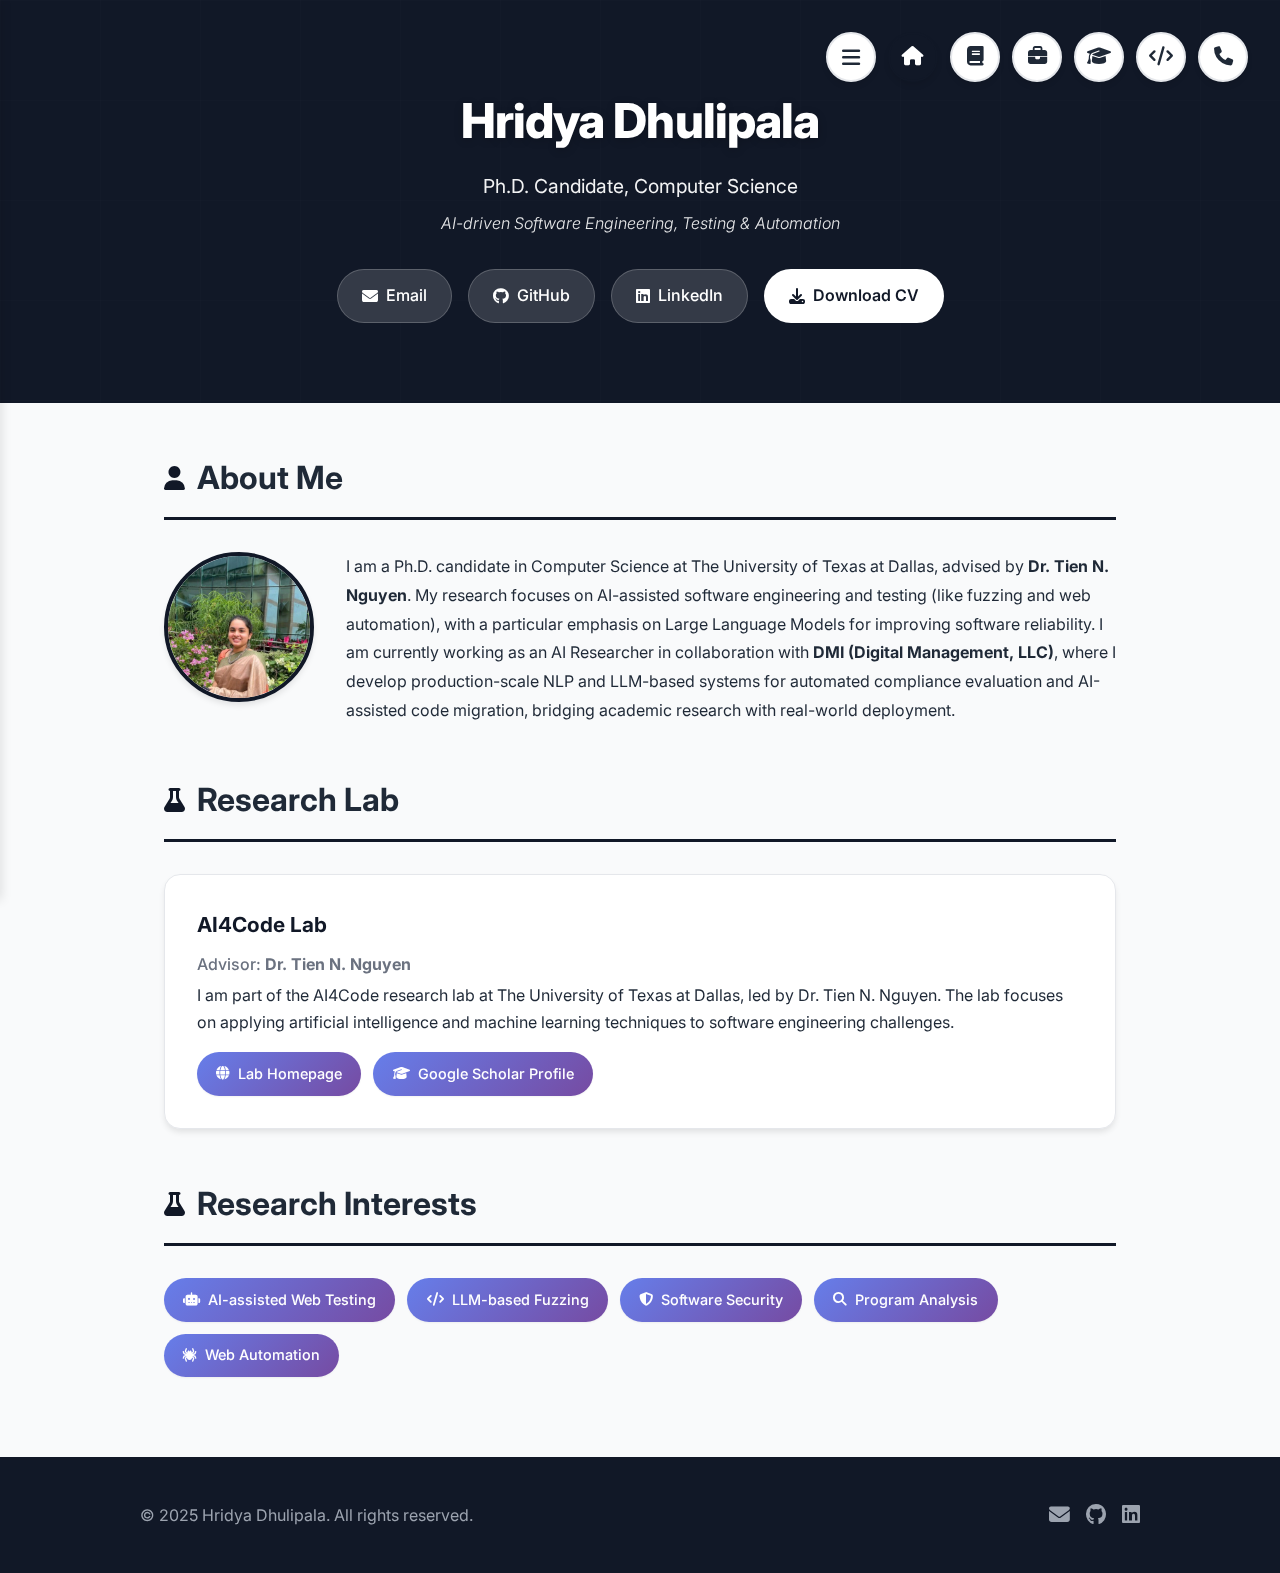
<file: index.html>
<!DOCTYPE html>
<html lang="en">
<head>
  <meta charset="UTF-8">
  <title>Hridya Dhulipala | PhD Candidate</title>
  <meta name="viewport" content="width=device-width, initial-scale=1.0">
  <link rel="stylesheet" href="style.css">
  <link href="https://fonts.googleapis.com/css2?family=Inter:wght@300;400;500;600;700;800&display=swap" rel="stylesheet">
  <link rel="stylesheet" href="https://cdnjs.cloudflare.com/ajax/libs/font-awesome/6.4.0/css/all.min.css">
</head>

<body>

<div class="layout-container">
  <div class="top-nav-buttons">
    <div class="menu-toggle" aria-label="Toggle Menu">
      <i class="fas fa-bars"></i>
    </div>
    <a href="index.html" class="nav-icon-btn active-nav" aria-label="Home" title="Home">
      <i class="fas fa-home"></i>
    </a>
    <a href="publications.html" class="nav-icon-btn" aria-label="Publications" title="Publications">
      <i class="fas fa-book"></i>
    </a>
    <a href="experience.html" class="nav-icon-btn" aria-label="Experience" title="Experience">
      <i class="fas fa-briefcase"></i>
    </a>
    <a href="education.html" class="nav-icon-btn" aria-label="Education" title="Education">
      <i class="fas fa-graduation-cap"></i>
    </a>
    <a href="skills.html" class="nav-icon-btn" aria-label="Skills" title="Skills">
      <i class="fas fa-code"></i>
    </a>
    <a href="contact.html" class="nav-icon-btn" aria-label="Contact" title="Contact">
      <i class="fas fa-phone"></i>
    </a>
  </div>
  <nav class="sidebar">
    <a href="index.html" class="sidebar-logo">Hridya Dhulipala</a>
    <ul class="sidebar-menu">
      <li><a href="index.html" class="sidebar-link active">About</a></li>
      <li><a href="publications.html" class="sidebar-link">Publications</a></li>
      <li><a href="experience.html" class="sidebar-link">Experience</a></li>
      <li><a href="education.html" class="sidebar-link">Education</a></li>
      <li><a href="skills.html" class="sidebar-link">Skills</a></li>
      <li><a href="contact.html" class="sidebar-link">Contact</a></li>
    </ul>
  </nav>

  <main class="main-content">
    <header>
  <div class="header-content">
    <div class="profile-section">
      <h1>Hridya Dhulipala</h1>
      <p class="subtitle">Ph.D. Candidate, Computer Science</p>
      <p class="focus">AI-driven Software Engineering, Testing & Automation</p>
    </div>
    <div class="links">
      <a href="mailto:hridya.dhulipala@utdallas.edu" class="link-btn" aria-label="Email">
        <i class="fas fa-envelope"></i>
        <span>Email</span>
      </a>
      <a href="https://github.com/yourusername" class="link-btn" aria-label="GitHub" target="_blank" rel="noopener">
        <i class="fab fa-github"></i>
        <span>GitHub</span>
      </a>
      <a href="https://linkedin.com/in/yourprofile" class="link-btn" aria-label="LinkedIn" target="_blank" rel="noopener">
        <i class="fab fa-linkedin"></i>
        <span>LinkedIn</span>
      </a>
      <a href="assets/Resume-Hridya_Dhulipala.pdf" class="link-btn primary" aria-label="Download CV">
        <i class="fas fa-download"></i>
        <span>Download CV</span>
      </a>
    </div>
  </div>
</header>

    <section class="about-section">
  <h2><i class="fas fa-user"></i> About Me</h2>
  <div class="about-content-wrapper">
    <div class="profile-image-container">
      <img src="assets/profile.jpg" alt="Hridya Dhulipala" class="profile-image" onerror="this.style.display='none'">
    </div>
    <div class="about-text-wrapper">
      <p align="justify">
        I am a Ph.D. candidate in Computer Science at The University of Texas at Dallas, advised by <strong>Dr. Tien N. Nguyen</strong>. My research focuses on AI-assisted software engineering and testing (like fuzzing and web automation), with a particular emphasis on Large Language Models for improving software reliability. I am currently working as an AI Researcher in collaboration with <strong>DMI (Digital Management, LLC)</strong>, where I develop production-scale NLP and LLM-based systems for automated compliance evaluation and AI-assisted code migration, bridging academic research with real-world deployment.
      </p>
    </div>
  </div>
</section>

<section>
  <h2><i class="fas fa-flask"></i> Research Lab</h2>
  <div class="content-box">
    <h3>AI4Code Lab</h3>
    <p class="institution">Advisor: <strong>Dr. Tien N. Nguyen</strong></p>
    <p>I am part of the AI4Code research lab at The University of Texas at Dallas, led by Dr. Tien N. Nguyen. The lab focuses on applying artificial intelligence and machine learning techniques to software engineering challenges.</p>
    <ul class="tags lab-links">
      <li>
        <a href="https://personal.utdallas.edu/~tien.n.nguyen/" target="_blank" rel="noopener" class="lab-tag-link">
          <i class="fas fa-globe"></i> Lab Homepage
        </a>
      </li>
      <li>
        <a href="https://scholar.google.com/citations?user=l4QhOVoAAAAJ&hl=en" target="_blank" rel="noopener" class="lab-tag-link">
          <i class="fas fa-graduation-cap"></i> Google Scholar Profile
        </a>
      </li>
    </ul>
  </div>
</section>

<section>
  <h2><i class="fas fa-flask"></i> Research Interests</h2>
  <ul class="tags">
    <li><i class="fas fa-robot"></i> AI-assisted Web Testing</li>
    <li><i class="fas fa-code"></i> LLM-based Fuzzing</li>
    <li><i class="fas fa-shield-alt"></i> Software Security</li>
    <li><i class="fas fa-search"></i> Program Analysis</li>
    <li><i class="fas fa-spider"></i> Web Automation</li>
  </ul>
</section>

    <footer>
  <div class="footer-content">
    <p>&copy; 2025 Hridya Dhulipala. All rights reserved.</p>
    <div class="footer-links">
      <a href="mailto:hridya.dhulipala@utdallas.edu" aria-label="Email">
        <i class="fas fa-envelope"></i>
      </a>
      <a href="https://github.com/yourusername" aria-label="GitHub" target="_blank" rel="noopener">
        <i class="fab fa-github"></i>
      </a>
      <a href="https://linkedin.com/in/yourprofile" aria-label="LinkedIn" target="_blank" rel="noopener">
        <i class="fab fa-linkedin"></i>
      </a>
    </div>
  </div>
</footer>

  </main>
</div>

<script>
  // Set active link based on current page
  const currentPage = window.location.pathname.split('/').pop() || 'index.html';
  document.querySelectorAll('.sidebar-link').forEach(link => {
    if (link.getAttribute('href') === currentPage || 
        (currentPage === 'index.html' && link.getAttribute('href') === 'index.html')) {
      link.classList.add('active');
    } else {
      link.classList.remove('active');
    }
  });

  // Handle sidebar hover behavior
  const menuToggle = document.querySelector('.menu-toggle');
  const sidebar = document.querySelector('.sidebar');
  const mainContent = document.querySelector('.main-content');
  const layoutContainer = document.querySelector('.layout-container');

  let sidebarTimeout;

  function showSidebar() {
    clearTimeout(sidebarTimeout);
    sidebar.style.transform = 'translateX(0)';
    mainContent.style.marginLeft = '280px';
  }

  function hideSidebar() {
    sidebarTimeout = setTimeout(() => {
      sidebar.style.transform = 'translateX(-100%)';
      mainContent.style.marginLeft = '0';
    }, 300);
  }

  menuToggle.addEventListener('mouseenter', showSidebar);
  sidebar.addEventListener('mouseenter', showSidebar);
  sidebar.addEventListener('mouseleave', hideSidebar);
  menuToggle.addEventListener('mouseleave', () => {
    // Only hide if not hovering over sidebar
    if (!sidebar.matches(':hover')) {
      hideSidebar();
    }
  });

</script>

</body>
</html>
</file>
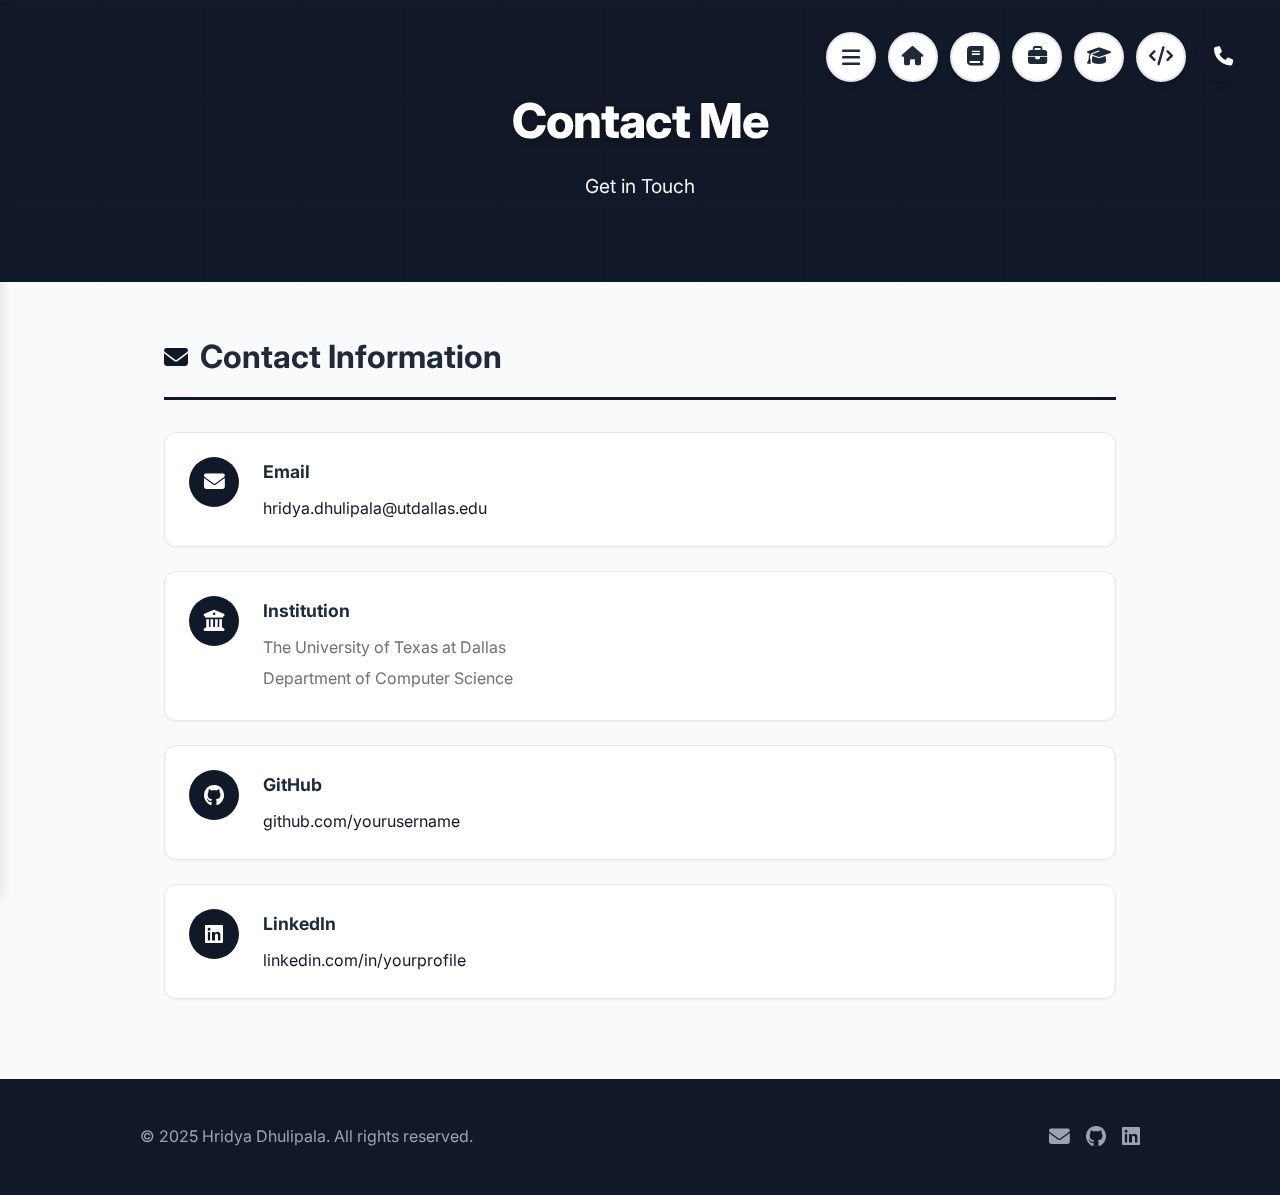
<file: contact.html>
<!DOCTYPE html>
<html lang="en">
<head>
  <meta charset="UTF-8">
  <title>Contact | Hridya Dhulipala</title>
  <meta name="viewport" content="width=device-width, initial-scale=1.0">
  <link rel="stylesheet" href="style.css">
  <link href="https://fonts.googleapis.com/css2?family=Inter:wght@300;400;500;600;700;800&display=swap" rel="stylesheet">
  <link rel="stylesheet" href="https://cdnjs.cloudflare.com/ajax/libs/font-awesome/6.4.0/css/all.min.css">
</head>

<body>

<div class="layout-container">
  <div class="top-nav-buttons">
    <div class="menu-toggle" aria-label="Toggle Menu">
      <i class="fas fa-bars"></i>
    </div>
    <a href="index.html" class="nav-icon-btn" aria-label="Home" title="Home">
      <i class="fas fa-home"></i>
    </a>
    <a href="publications.html" class="nav-icon-btn" aria-label="Publications" title="Publications">
      <i class="fas fa-book"></i>
    </a>
    <a href="experience.html" class="nav-icon-btn" aria-label="Experience" title="Experience">
      <i class="fas fa-briefcase"></i>
    </a>
    <a href="education.html" class="nav-icon-btn" aria-label="Education" title="Education">
      <i class="fas fa-graduation-cap"></i>
    </a>
    <a href="skills.html" class="nav-icon-btn" aria-label="Skills" title="Skills">
      <i class="fas fa-code"></i>
    </a>
    <a href="contact.html" class="nav-icon-btn active-nav" aria-label="Contact" title="Contact">
      <i class="fas fa-phone"></i>
    </a>
  </div>
  <nav class="sidebar">
    <a href="index.html" class="sidebar-logo">Hridya Dhulipala</a>
    <ul class="sidebar-menu">
      <li><a href="index.html" class="sidebar-link">About</a></li>
      <li><a href="publications.html" class="sidebar-link">Publications</a></li>
      <li><a href="experience.html" class="sidebar-link">Experience</a></li>
      <li><a href="education.html" class="sidebar-link">Education</a></li>
      <li><a href="skills.html" class="sidebar-link">Skills</a></li>
      <li><a href="contact.html" class="sidebar-link active">Contact</a></li>
    </ul>
  </nav>

  <main class="main-content">
    <header>
      <div class="header-content">
        <div class="profile-section">
          <h1>Contact Me</h1>
          <p class="subtitle">Get in Touch</p>
        </div>
      </div>
    </header>

    <section>
      <h2><i class="fas fa-envelope"></i> Contact Information</h2>
      <div class="contact-info">
        <div class="contact-item">
          <div class="contact-icon">
            <i class="fas fa-envelope"></i>
          </div>
          <div class="contact-details">
            <h3>Email</h3>
            <a href="mailto:hridya.dhulipala@utdallas.edu">hridya.dhulipala@utdallas.edu</a>
          </div>
        </div>
        <div class="contact-item">
          <div class="contact-icon">
            <i class="fas fa-university"></i>
          </div>
          <div class="contact-details">
            <h3>Institution</h3>
            <p>The University of Texas at Dallas</p>
            <p>Department of Computer Science</p>
          </div>
        </div>
        <div class="contact-item">
          <div class="contact-icon">
            <i class="fab fa-github"></i>
          </div>
          <div class="contact-details">
            <h3>GitHub</h3>
            <a href="https://github.com/yourusername" target="_blank" rel="noopener">github.com/yourusername</a>
          </div>
        </div>
        <div class="contact-item">
          <div class="contact-icon">
            <i class="fab fa-linkedin"></i>
          </div>
          <div class="contact-details">
            <h3>LinkedIn</h3>
            <a href="https://linkedin.com/in/yourprofile" target="_blank" rel="noopener">linkedin.com/in/yourprofile</a>
          </div>
        </div>
      </div>
    </section>

    <footer>
      <div class="footer-content">
        <p>&copy; 2025 Hridya Dhulipala. All rights reserved.</p>
        <div class="footer-links">
          <a href="mailto:hridya.dhulipala@utdallas.edu" aria-label="Email">
            <i class="fas fa-envelope"></i>
          </a>
          <a href="https://github.com/yourusername" aria-label="GitHub" target="_blank" rel="noopener">
            <i class="fab fa-github"></i>
          </a>
          <a href="https://linkedin.com/in/yourprofile" aria-label="LinkedIn" target="_blank" rel="noopener">
            <i class="fab fa-linkedin"></i>
          </a>
        </div>
      </div>
    </footer>

  </main>
</div>

<script>
  // Set active link based on current page
  const currentPage = window.location.pathname.split('/').pop() || 'index.html';
  document.querySelectorAll('.sidebar-link').forEach(link => {
    if (link.getAttribute('href') === currentPage) {
      link.classList.add('active');
    } else {
      link.classList.remove('active');
    }
  });

  // Handle sidebar hover behavior
  const menuToggle = document.querySelector('.menu-toggle');
  const sidebar = document.querySelector('.sidebar');
  const mainContent = document.querySelector('.main-content');

  let sidebarTimeout;

  function showSidebar() {
    clearTimeout(sidebarTimeout);
    sidebar.style.transform = 'translateX(0)';
    mainContent.style.marginLeft = '280px';
  }

  function hideSidebar() {
    sidebarTimeout = setTimeout(() => {
      sidebar.style.transform = 'translateX(-100%)';
      mainContent.style.marginLeft = '0';
    }, 300);
  }

  menuToggle.addEventListener('mouseenter', showSidebar);
  sidebar.addEventListener('mouseenter', showSidebar);
  sidebar.addEventListener('mouseleave', hideSidebar);
  menuToggle.addEventListener('mouseleave', () => {
    // Only hide if not hovering over sidebar
    if (!sidebar.matches(':hover')) {
      hideSidebar();
    }
  });

</script>

</body>
</html>
</file>
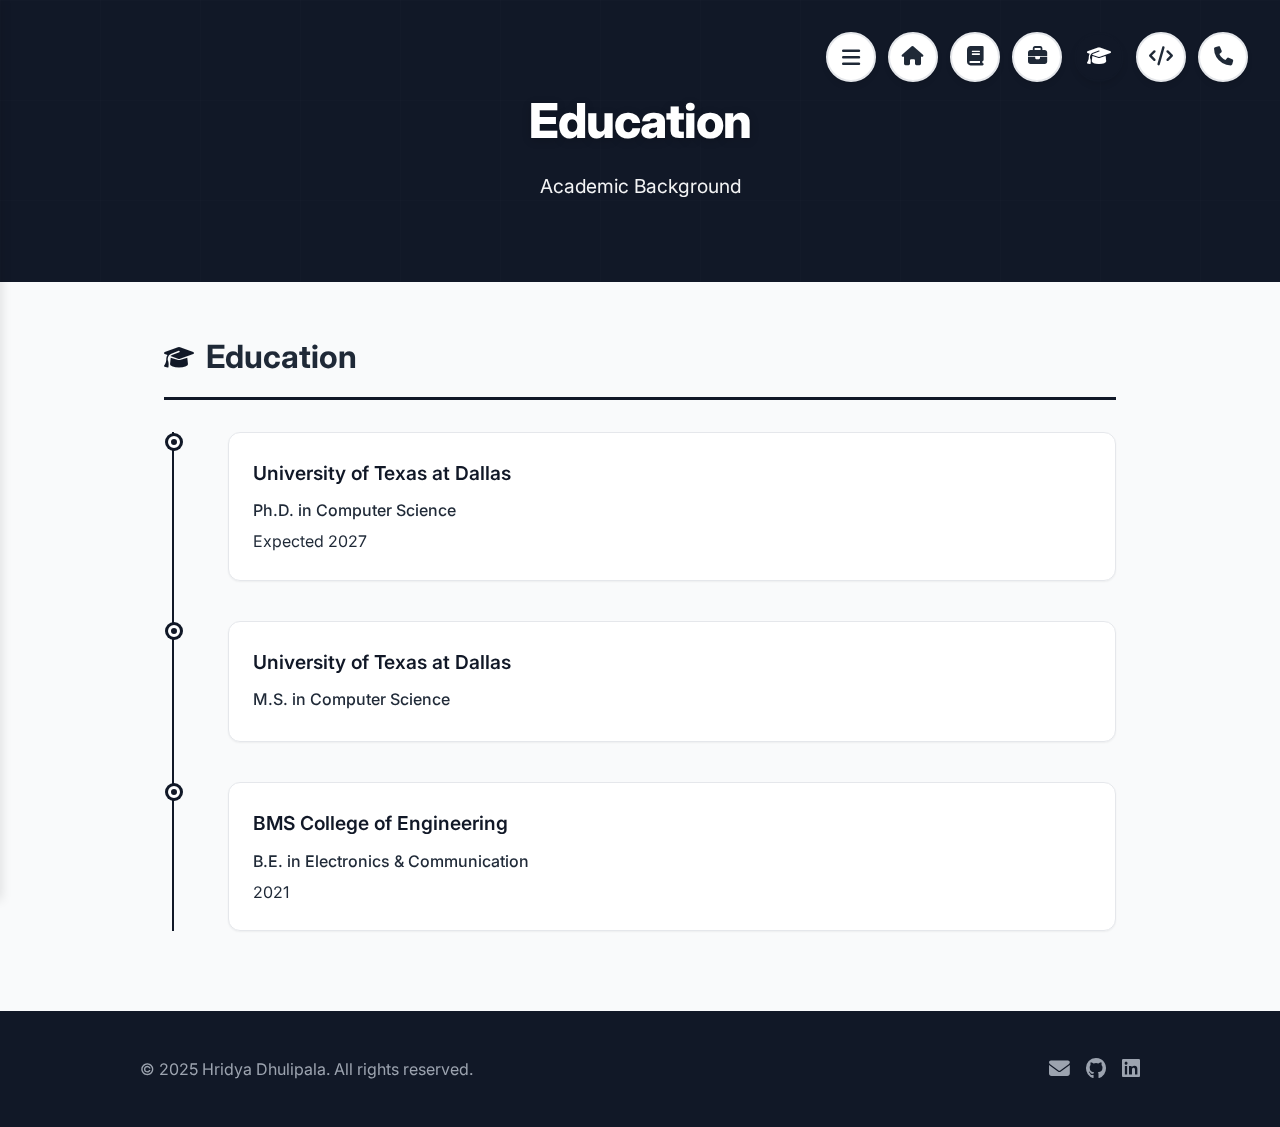
<file: education.html>
<!DOCTYPE html>
<html lang="en">
<head>
  <meta charset="UTF-8">
  <title>Education | Hridya Dhulipala</title>
  <meta name="viewport" content="width=device-width, initial-scale=1.0">
  <link rel="stylesheet" href="style.css">
  <link href="https://fonts.googleapis.com/css2?family=Inter:wght@300;400;500;600;700;800&display=swap" rel="stylesheet">
  <link rel="stylesheet" href="https://cdnjs.cloudflare.com/ajax/libs/font-awesome/6.4.0/css/all.min.css">
</head>

<body>

<div class="layout-container">
  <div class="top-nav-buttons">
    <div class="menu-toggle" aria-label="Toggle Menu">
      <i class="fas fa-bars"></i>
    </div>
    <a href="index.html" class="nav-icon-btn" aria-label="Home" title="Home">
      <i class="fas fa-home"></i>
    </a>
    <a href="publications.html" class="nav-icon-btn" aria-label="Publications" title="Publications">
      <i class="fas fa-book"></i>
    </a>
    <a href="experience.html" class="nav-icon-btn" aria-label="Experience" title="Experience">
      <i class="fas fa-briefcase"></i>
    </a>
    <a href="education.html" class="nav-icon-btn active-nav" aria-label="Education" title="Education">
      <i class="fas fa-graduation-cap"></i>
    </a>
    <a href="skills.html" class="nav-icon-btn" aria-label="Skills" title="Skills">
      <i class="fas fa-code"></i>
    </a>
    <a href="contact.html" class="nav-icon-btn" aria-label="Contact" title="Contact">
      <i class="fas fa-phone"></i>
    </a>
  </div>
  <nav class="sidebar">
    <a href="index.html" class="sidebar-logo">Hridya Dhulipala</a>
    <ul class="sidebar-menu">
      <li><a href="index.html" class="sidebar-link">About</a></li>
      <li><a href="publications.html" class="sidebar-link">Publications</a></li>
      <li><a href="experience.html" class="sidebar-link">Experience</a></li>
      <li><a href="education.html" class="sidebar-link active">Education</a></li>
      <li><a href="skills.html" class="sidebar-link">Skills</a></li>
      <li><a href="contact.html" class="sidebar-link">Contact</a></li>
    </ul>
  </nav>

  <main class="main-content">
    <header>
  <div class="header-content">
    <div class="profile-section">
      <h1>Education</h1>
      <p class="subtitle">Academic Background</p>
    </div>
  </div>
</header>

    <section>
  <h2><i class="fas fa-graduation-cap"></i> Education</h2>
  <div class="timeline">
    <div class="timeline-item">
      <div class="timeline-marker"></div>
      <div class="timeline-content">
        <h3>University of Texas at Dallas</h3>
        <p class="degree">Ph.D. in Computer Science</p>
        <p class="date">Expected 2027</p>
      </div>
    </div>
    <div class="timeline-item">
      <div class="timeline-marker"></div>
      <div class="timeline-content">
        <h3>University of Texas at Dallas</h3>
        <p class="degree">M.S. in Computer Science</p>
      </div>
    </div>
    <div class="timeline-item">
      <div class="timeline-marker"></div>
      <div class="timeline-content">
        <h3>BMS College of Engineering</h3>
        <p class="degree">B.E. in Electronics & Communication</p>
        <p class="date">2021</p>
      </div>
    </div>
  </div>
</section>

    <footer>
  <div class="footer-content">
    <p>&copy; 2025 Hridya Dhulipala. All rights reserved.</p>
    <div class="footer-links">
      <a href="mailto:hridya.dhulipala@utdallas.edu" aria-label="Email">
        <i class="fas fa-envelope"></i>
      </a>
      <a href="https://github.com/yourusername" aria-label="GitHub" target="_blank" rel="noopener">
        <i class="fab fa-github"></i>
      </a>
      <a href="https://linkedin.com/in/yourprofile" aria-label="LinkedIn" target="_blank" rel="noopener">
        <i class="fab fa-linkedin"></i>
      </a>
    </div>
  </div>
</footer>

  </main>
</div>

<script>
  // Set active link based on current page
  const currentPage = window.location.pathname.split('/').pop() || 'index.html';
  document.querySelectorAll('.sidebar-link').forEach(link => {
    if (link.getAttribute('href') === currentPage) {
      link.classList.add('active');
    } else {
      link.classList.remove('active');
    }
  });

  // Handle sidebar hover behavior
  const menuToggle = document.querySelector('.menu-toggle');
  const sidebar = document.querySelector('.sidebar');
  const mainContent = document.querySelector('.main-content');

  let sidebarTimeout;

  function showSidebar() {
    clearTimeout(sidebarTimeout);
    sidebar.style.transform = 'translateX(0)';
    mainContent.style.marginLeft = '280px';
  }

  function hideSidebar() {
    sidebarTimeout = setTimeout(() => {
      sidebar.style.transform = 'translateX(-100%)';
      mainContent.style.marginLeft = '0';
    }, 300);
  }

  menuToggle.addEventListener('mouseenter', showSidebar);
  sidebar.addEventListener('mouseenter', showSidebar);
  sidebar.addEventListener('mouseleave', hideSidebar);
  menuToggle.addEventListener('mouseleave', () => {
    // Only hide if not hovering over sidebar
    if (!sidebar.matches(':hover')) {
      hideSidebar();
    }
  });

</script>

</body>
</html>
</file>
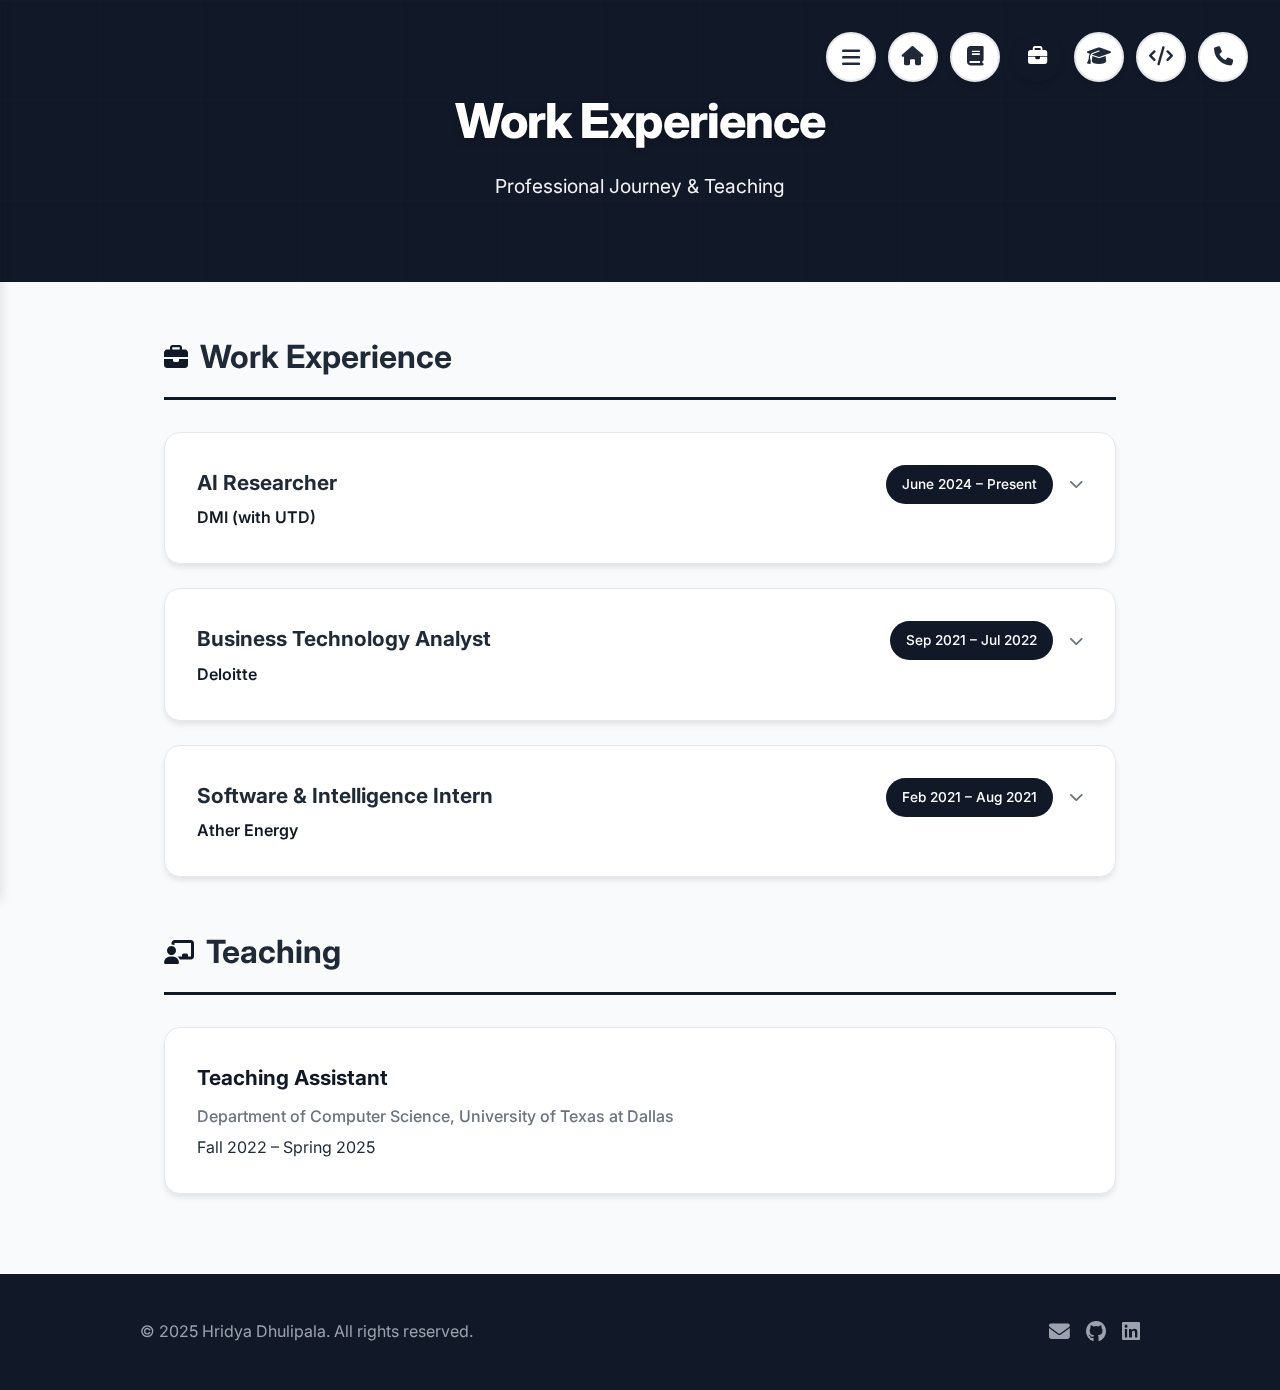
<file: experience.html>
<!DOCTYPE html>
<html lang="en">
<head>
  <meta charset="UTF-8">
  <title>Experience | Hridya Dhulipala</title>
  <meta name="viewport" content="width=device-width, initial-scale=1.0">
  <link rel="stylesheet" href="style.css">
  <link href="https://fonts.googleapis.com/css2?family=Inter:wght@300;400;500;600;700;800&display=swap" rel="stylesheet">
  <link rel="stylesheet" href="https://cdnjs.cloudflare.com/ajax/libs/font-awesome/6.4.0/css/all.min.css">
</head>

<body>

<div class="layout-container">
  <div class="top-nav-buttons">
    <div class="menu-toggle" aria-label="Toggle Menu">
      <i class="fas fa-bars"></i>
    </div>
    <a href="index.html" class="nav-icon-btn" aria-label="Home" title="Home">
      <i class="fas fa-home"></i>
    </a>
    <a href="publications.html" class="nav-icon-btn" aria-label="Publications" title="Publications">
      <i class="fas fa-book"></i>
    </a>
    <a href="experience.html" class="nav-icon-btn active-nav" aria-label="Experience" title="Experience">
      <i class="fas fa-briefcase"></i>
    </a>
    <a href="education.html" class="nav-icon-btn" aria-label="Education" title="Education">
      <i class="fas fa-graduation-cap"></i>
    </a>
    <a href="skills.html" class="nav-icon-btn" aria-label="Skills" title="Skills">
      <i class="fas fa-code"></i>
    </a>
    <a href="contact.html" class="nav-icon-btn" aria-label="Contact" title="Contact">
      <i class="fas fa-phone"></i>
    </a>
  </div>
  <nav class="sidebar">
    <a href="index.html" class="sidebar-logo">Hridya Dhulipala</a>
    <ul class="sidebar-menu">
      <li><a href="index.html" class="sidebar-link">About</a></li>
      <li><a href="publications.html" class="sidebar-link">Publications</a></li>
      <li><a href="experience.html" class="sidebar-link active">Experience</a></li>
      <li><a href="education.html" class="sidebar-link">Education</a></li>
      <li><a href="skills.html" class="sidebar-link">Skills</a></li>
      <li><a href="contact.html" class="sidebar-link">Contact</a></li>
    </ul>
  </nav>

  <main class="main-content">
    <header>
  <div class="header-content">
    <div class="profile-section">
      <h1>Work Experience</h1>
      <p class="subtitle">Professional Journey & Teaching</p>
    </div>
  </div>
</header>

    <section>
  <h2><i class="fas fa-briefcase"></i> Work Experience</h2>

  <div class="card expandable-card">
    <div class="card-header clickable-header">
      <div>
        <h3>AI Researcher</h3>
        <p class="company">DMI (with UTD)</p>
      </div>
      <div style="display: flex; align-items: center; gap: 1rem;">
        <span class="date-badge">June 2024 – Present</span>
        <i class="fas fa-chevron-down expand-icon"></i>
      </div>
    </div>
    <div class="card-content">
      <ul class="card-list">
        <li><i class="fas fa-check-circle"></i> Co-invented an Enhanced Retrieval-Augmented Generation framework (Patent Pending)</li>
        <li><i class="fas fa-check-circle"></i> Built NLP-based compliance automation reducing review time by 80%</li>
        <li><i class="fas fa-check-circle"></i> Developed AI-assisted Angular code migration pipelines</li>
      </ul>
    </div>
  </div>

  <div class="card expandable-card">
    <div class="card-header clickable-header">
      <div>
        <h3>Business Technology Analyst</h3>
        <p class="company">Deloitte</p>
      </div>
      <div style="display: flex; align-items: center; gap: 1rem;">
        <span class="date-badge">Sep 2021 – Jul 2022</span>
        <i class="fas fa-chevron-down expand-icon"></i>
      </div>
    </div>
    <div class="card-content">
      <ul class="card-list">
        <li><i class="fas fa-check-circle"></i> Built enterprise microsites using Angular, Java, HTML, CSS</li>
        <li><i class="fas fa-check-circle"></i> Developed scalable backend systems in Java</li>
        <li><i class="fas fa-check-circle"></i> Strengthened quality assurance with JUnit testing</li>
      </ul>
    </div>
  </div>

  <div class="card expandable-card">
    <div class="card-header clickable-header">
      <div>
        <h3>Software & Intelligence Intern</h3>
        <p class="company">Ather Energy</p>
      </div>
      <div style="display: flex; align-items: center; gap: 1rem;">
        <span class="date-badge">Feb 2021 – Aug 2021</span>
        <i class="fas fa-chevron-down expand-icon"></i>
      </div>
    </div>
    <div class="card-content">
      <ul class="card-list">
        <li><i class="fas fa-check-circle"></i> Designed full-stack web applications using Node.js</li>
        <li><i class="fas fa-check-circle"></i> Built responsive, performance-optimized UI components</li>
        <li><i class="fas fa-check-circle"></i> Led the end-to-end design and development of the Total Cost of Ownership (TCO) microsite, a customer-facing tool used during sales to demonstrate the long-term cost benefits of owning an Ather electric scooter over conventional two-wheelers, playing a key role in customer decision-making.</li>
      </ul>
      <ul class="tags" style="margin-top: 1rem;">
        <li>
          <a href="https://www.atherenergy.com/tco" target="_blank" rel="noopener" class="lab-tag-link">
            <i class="fas fa-external-link-alt"></i> View Live Site
          </a>
        </li>
      </ul>
    </div>
  </div>
</section>

<section>
  <h2><i class="fas fa-chalkboard-teacher"></i> Teaching</h2>
  <div class="content-box">
    <h3>Teaching Assistant</h3>
    <p class="institution">Department of Computer Science, University of Texas at Dallas</p>
    <p class="date">Fall 2022 – Spring 2025</p>
  </div>
</section>

    <footer>
  <div class="footer-content">
    <p>&copy; 2025 Hridya Dhulipala. All rights reserved.</p>
    <div class="footer-links">
      <a href="mailto:hridya.dhulipala@utdallas.edu" aria-label="Email">
        <i class="fas fa-envelope"></i>
      </a>
      <a href="https://github.com/yourusername" aria-label="GitHub" target="_blank" rel="noopener">
        <i class="fab fa-github"></i>
      </a>
      <a href="https://linkedin.com/in/yourprofile" aria-label="LinkedIn" target="_blank" rel="noopener">
        <i class="fab fa-linkedin"></i>
      </a>
    </div>
  </div>
</footer>

  </main>
</div>

<script>
  // Set active link based on current page
  const currentPage = window.location.pathname.split('/').pop() || 'index.html';
  document.querySelectorAll('.sidebar-link').forEach(link => {
    if (link.getAttribute('href') === currentPage) {
      link.classList.add('active');
    } else {
      link.classList.remove('active');
    }
  });

  // Handle sidebar hover behavior
  const menuToggle = document.querySelector('.menu-toggle');
  const sidebar = document.querySelector('.sidebar');
  const mainContent = document.querySelector('.main-content');

  let sidebarTimeout;

  function showSidebar() {
    clearTimeout(sidebarTimeout);
    sidebar.style.transform = 'translateX(0)';
    mainContent.style.marginLeft = '280px';
  }

  function hideSidebar() {
    sidebarTimeout = setTimeout(() => {
      sidebar.style.transform = 'translateX(-100%)';
      mainContent.style.marginLeft = '0';
    }, 300);
  }

  menuToggle.addEventListener('mouseenter', showSidebar);
  sidebar.addEventListener('mouseenter', showSidebar);
  sidebar.addEventListener('mouseleave', hideSidebar);
  menuToggle.addEventListener('mouseleave', () => {
    // Only hide if not hovering over sidebar
    if (!sidebar.matches(':hover')) {
      hideSidebar();
    }
  });


  // Handle expandable job cards
  document.querySelectorAll('.expandable-card').forEach(card => {
    const header = card.querySelector('.clickable-header');
    header.addEventListener('click', () => {
      card.classList.toggle('expanded');
    });
  });
</script>

</body>
</html>
</file>
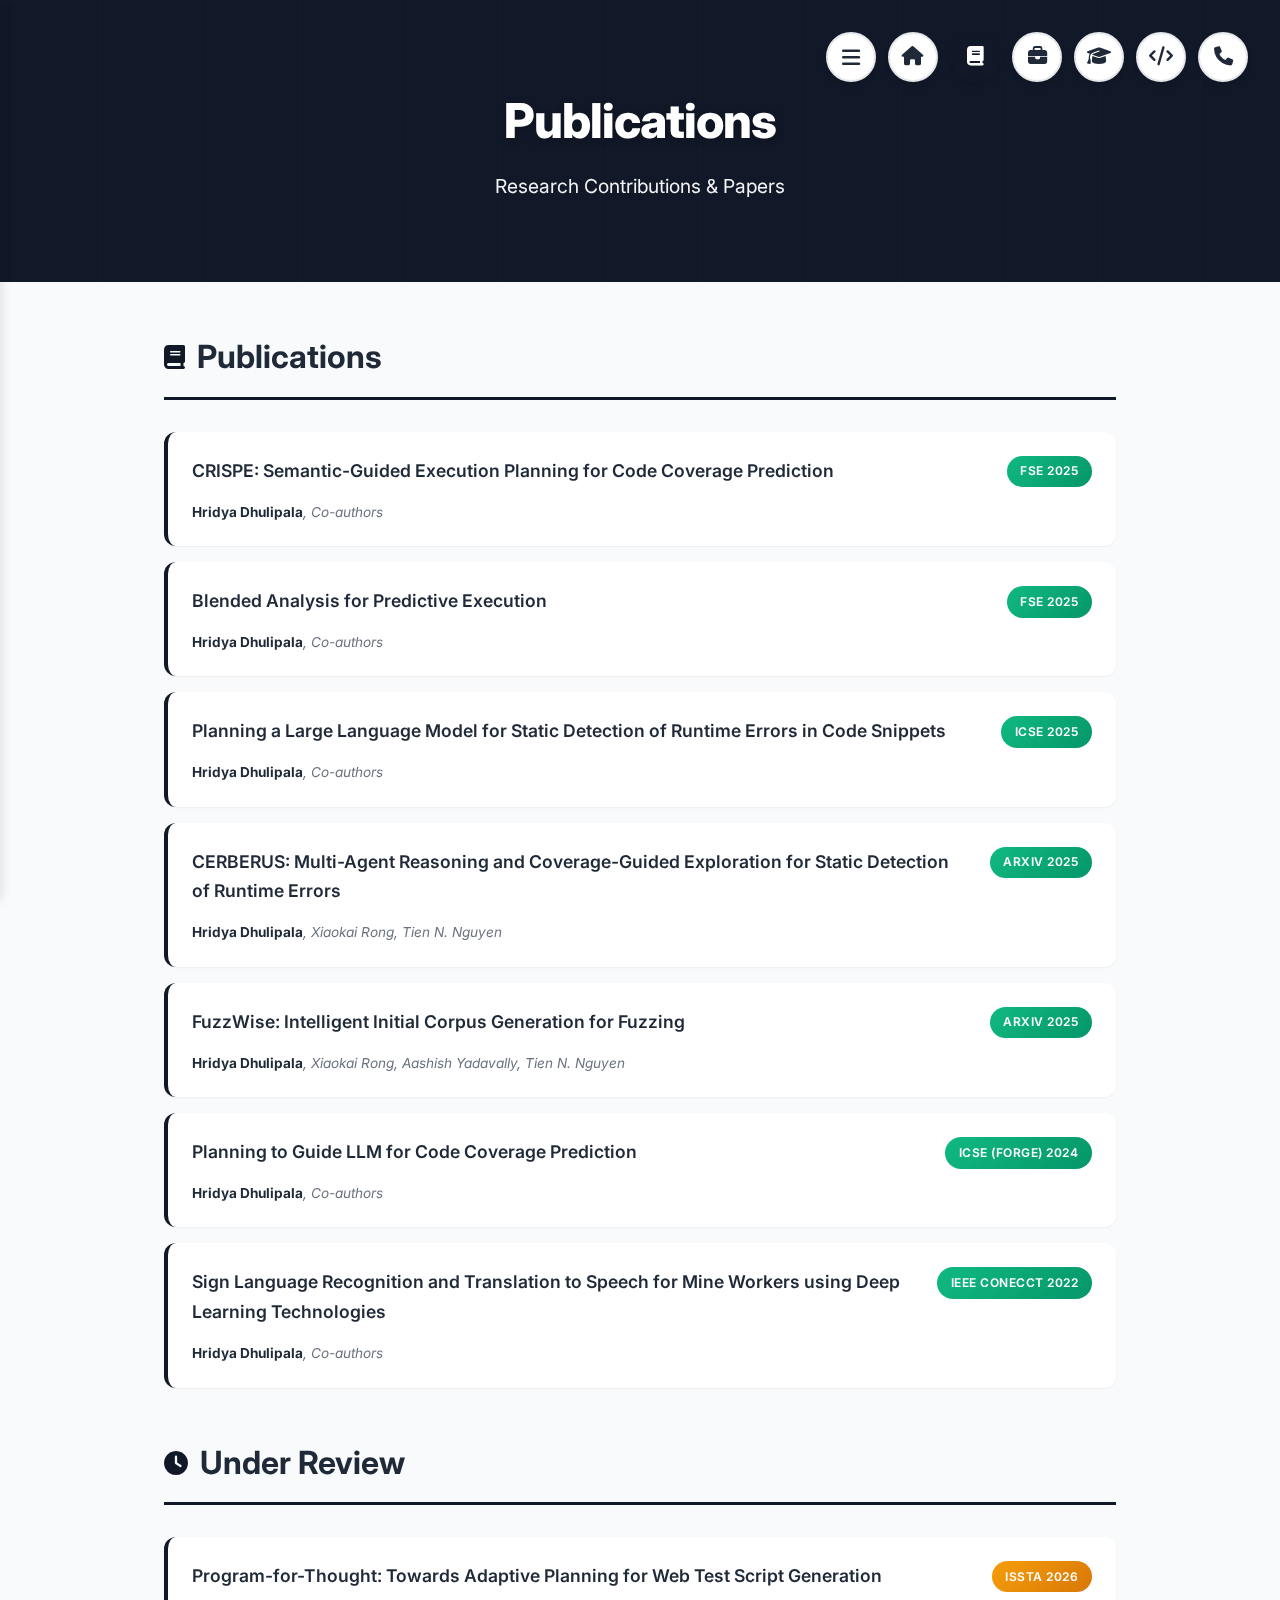
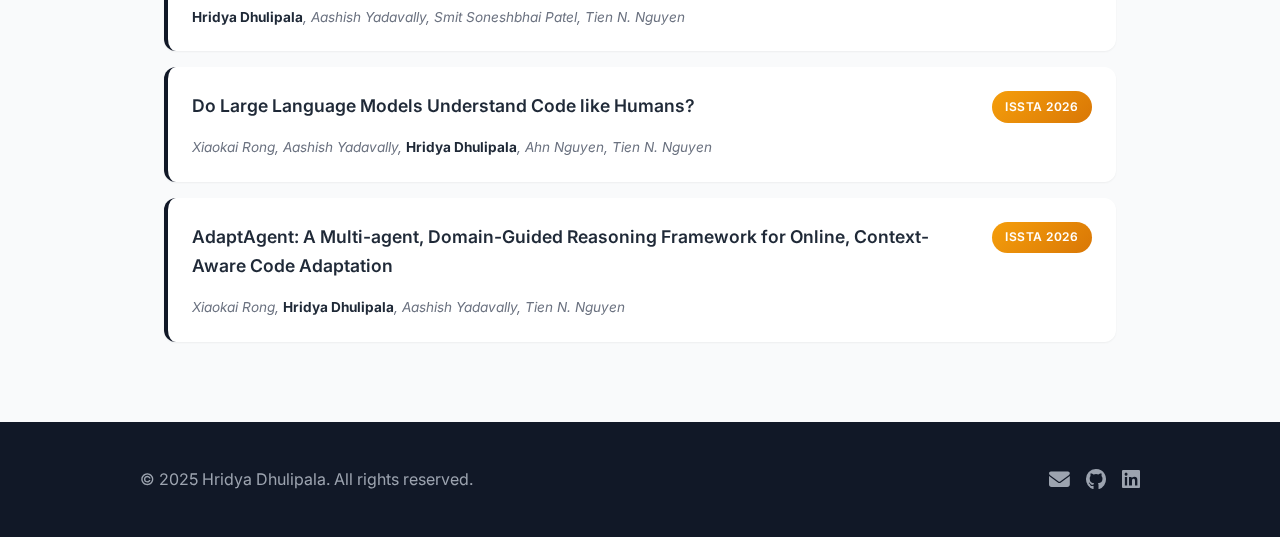
<file: publications.html>
<!DOCTYPE html>
<html lang="en">
<head>
  <meta charset="UTF-8">
  <title>Publications | Hridya Dhulipala</title>
  <meta name="viewport" content="width=device-width, initial-scale=1.0">
  <link rel="stylesheet" href="style.css">
  <link href="https://fonts.googleapis.com/css2?family=Inter:wght@300;400;500;600;700;800&display=swap" rel="stylesheet">
  <link rel="stylesheet" href="https://cdnjs.cloudflare.com/ajax/libs/font-awesome/6.4.0/css/all.min.css">
</head>

<body>

<div class="layout-container">
  <div class="top-nav-buttons">
    <div class="menu-toggle" aria-label="Toggle Menu">
      <i class="fas fa-bars"></i>
    </div>
    <a href="index.html" class="nav-icon-btn" aria-label="Home" title="Home">
      <i class="fas fa-home"></i>
    </a>
    <a href="publications.html" class="nav-icon-btn active-nav" aria-label="Publications" title="Publications">
      <i class="fas fa-book"></i>
    </a>
    <a href="experience.html" class="nav-icon-btn" aria-label="Experience" title="Experience">
      <i class="fas fa-briefcase"></i>
    </a>
    <a href="education.html" class="nav-icon-btn" aria-label="Education" title="Education">
      <i class="fas fa-graduation-cap"></i>
    </a>
    <a href="skills.html" class="nav-icon-btn" aria-label="Skills" title="Skills">
      <i class="fas fa-code"></i>
    </a>
    <a href="contact.html" class="nav-icon-btn" aria-label="Contact" title="Contact">
      <i class="fas fa-phone"></i>
    </a>
  </div>
  <nav class="sidebar">
    <a href="index.html" class="sidebar-logo">Hridya Dhulipala</a>
    <ul class="sidebar-menu">
      <li><a href="index.html" class="sidebar-link">About</a></li>
      <li><a href="publications.html" class="sidebar-link active">Publications</a></li>
      <li><a href="experience.html" class="sidebar-link">Experience</a></li>
      <li><a href="education.html" class="sidebar-link">Education</a></li>
      <li><a href="skills.html" class="sidebar-link">Skills</a></li>
      <li><a href="contact.html" class="sidebar-link">Contact</a></li>
    </ul>
  </nav>

  <main class="main-content">
    <header>
  <div class="header-content">
    <div class="profile-section">
      <h1>Publications</h1>
      <p class="subtitle">Research Contributions & Papers</p>
    </div>
  </div>
</header>

    <section>
  <h2><i class="fas fa-book"></i> Publications</h2>
  <div class="papers">
    <div class="paper-item">
      <div class="paper-title-row">
        <h3><a href="https://dl.acm.org/doi/10.1145/3729401" target="_blank" rel="noopener" class="paper-link">CRISPE: Semantic-Guided Execution Planning for Code Coverage Prediction</a></h3>
        <span class="paper-badge accepted">FSE 2025</span>
      </div>
      <p class="paper-authors"><strong>Hridya Dhulipala</strong>, Co-authors</p>
    </div>
    <div class="paper-item">
      <div class="paper-title-row">
        <h3><a href="https://dl.acm.org/doi/abs/10.1145/3729402" target="_blank" rel="noopener" class="paper-link">Blended Analysis for Predictive Execution</a></h3>
        <span class="paper-badge accepted">FSE 2025</span>
      </div>
      <p class="paper-authors"><strong>Hridya Dhulipala</strong>, Co-authors</p>
    </div>
    <div class="paper-item">
      <div class="paper-title-row">
        <h3><a href="https://ieeexplore.ieee.org/document/11029953" target="_blank" rel="noopener" class="paper-link">Planning a Large Language Model for Static Detection of Runtime Errors in Code Snippets</a></h3>
        <span class="paper-badge accepted">ICSE 2025</span>
      </div>
      <p class="paper-authors"><strong>Hridya Dhulipala</strong>, Co-authors</p>
    </div>
    <div class="paper-item">
      <div class="paper-title-row">
        <h3><a href="https://www.arxiv.org/abs/2512.21431" target="_blank" rel="noopener" class="paper-link">CERBERUS: Multi-Agent Reasoning and Coverage-Guided Exploration for Static Detection of Runtime Errors</a></h3>
        <span class="paper-badge accepted">arXiv 2025</span>
      </div>
      <p class="paper-authors"><strong>Hridya Dhulipala</strong>, Xiaokai Rong, Tien N. Nguyen</p>
    </div>
    <div class="paper-item">
      <div class="paper-title-row">
        <h3><a href="https://arxiv.org/abs/2512.21440" target="_blank" rel="noopener" class="paper-link">FuzzWise: Intelligent Initial Corpus Generation for Fuzzing</a></h3>
        <span class="paper-badge accepted">arXiv 2025</span>
      </div>
      <p class="paper-authors"><strong>Hridya Dhulipala</strong>, Xiaokai Rong, Aashish Yadavally, Tien N. Nguyen</p>
    </div>
    <div class="paper-item">
      <div class="paper-title-row">
        <h3><a href="https://dl.acm.org/doi/abs/10.1145/3650105.3652292" target="_blank" rel="noopener" class="paper-link">Planning to Guide LLM for Code Coverage Prediction</a></h3>
        <span class="paper-badge accepted">ICSE (FORGE) 2024</span>
      </div>
      <p class="paper-authors"><strong>Hridya Dhulipala</strong>, Co-authors</p>
    </div>
    <div class="paper-item">
      <div class="paper-title-row">
        <h3><a href="https://ieeexplore.ieee.org/document/9865741" target="_blank" rel="noopener" class="paper-link">Sign Language Recognition and Translation to Speech for Mine Workers using Deep Learning Technologies</a></h3>
        <span class="paper-badge accepted">IEEE CONECCT 2022</span>
      </div>
      <p class="paper-authors"><strong>Hridya Dhulipala</strong>, Co-authors</p>
    </div>
  </div>
</section>

    <section>
  <h2><i class="fas fa-clock"></i> Under Review</h2>
  <div class="papers">
    <div class="paper-item">
      <div class="paper-title-row">
        <h3><a href="#" target="_blank" rel="noopener" class="paper-link">Program-for-Thought: Towards Adaptive Planning for Web Test Script Generation</a></h3>
        <span class="paper-badge review">ISSTA 2026</span>
      </div>
      <p class="paper-authors"><strong>Hridya Dhulipala</strong>, Aashish Yadavally, Smit Soneshbhai Patel, Tien N. Nguyen</p>
    </div>
    <div class="paper-item">
      <div class="paper-title-row">
        <h3><a href="#" target="_blank" rel="noopener" class="paper-link">Do Large Language Models Understand Code like Humans?</a></h3>
        <span class="paper-badge review">ISSTA 2026</span>
      </div>
      <p class="paper-authors">Xiaokai Rong, Aashish Yadavally, <strong>Hridya Dhulipala</strong>, Ahn Nguyen, Tien N. Nguyen</p>
    </div>
    <div class="paper-item">
      <div class="paper-title-row">
        <h3><a href="#" target="_blank" rel="noopener" class="paper-link">AdaptAgent: A Multi-agent, Domain-Guided Reasoning Framework for Online, Context-Aware Code Adaptation</a></h3>
        <span class="paper-badge review">ISSTA 2026</span>
      </div>
      <p class="paper-authors">Xiaokai Rong, <strong>Hridya Dhulipala</strong>, Aashish Yadavally, Tien N. Nguyen</p>
    </div>
  </div>
</section>

    <footer>
  <div class="footer-content">
    <p>&copy; 2025 Hridya Dhulipala. All rights reserved.</p>
    <div class="footer-links">
      <a href="mailto:hridya.dhulipala@utdallas.edu" aria-label="Email">
        <i class="fas fa-envelope"></i>
      </a>
      <a href="https://github.com/yourusername" aria-label="GitHub" target="_blank" rel="noopener">
        <i class="fab fa-github"></i>
      </a>
      <a href="https://linkedin.com/in/yourprofile" aria-label="LinkedIn" target="_blank" rel="noopener">
        <i class="fab fa-linkedin"></i>
      </a>
    </div>
  </div>
</footer>

  </main>
</div>

<script>
  // Set active link based on current page
  const currentPage = window.location.pathname.split('/').pop() || 'index.html';
  document.querySelectorAll('.sidebar-link').forEach(link => {
    if (link.getAttribute('href') === currentPage) {
      link.classList.add('active');
    } else {
      link.classList.remove('active');
    }
  });

  // Handle sidebar hover behavior
  const menuToggle = document.querySelector('.menu-toggle');
  const sidebar = document.querySelector('.sidebar');
  const mainContent = document.querySelector('.main-content');

  let sidebarTimeout;

  function showSidebar() {
    clearTimeout(sidebarTimeout);
    sidebar.style.transform = 'translateX(0)';
    mainContent.style.marginLeft = '280px';
  }

  function hideSidebar() {
    sidebarTimeout = setTimeout(() => {
      sidebar.style.transform = 'translateX(-100%)';
      mainContent.style.marginLeft = '0';
    }, 300);
  }

  menuToggle.addEventListener('mouseenter', showSidebar);
  sidebar.addEventListener('mouseenter', showSidebar);
  sidebar.addEventListener('mouseleave', hideSidebar);
  menuToggle.addEventListener('mouseleave', () => {
    // Only hide if not hovering over sidebar
    if (!sidebar.matches(':hover')) {
      hideSidebar();
    }
  });

</script>

</body>
</html>
</file>
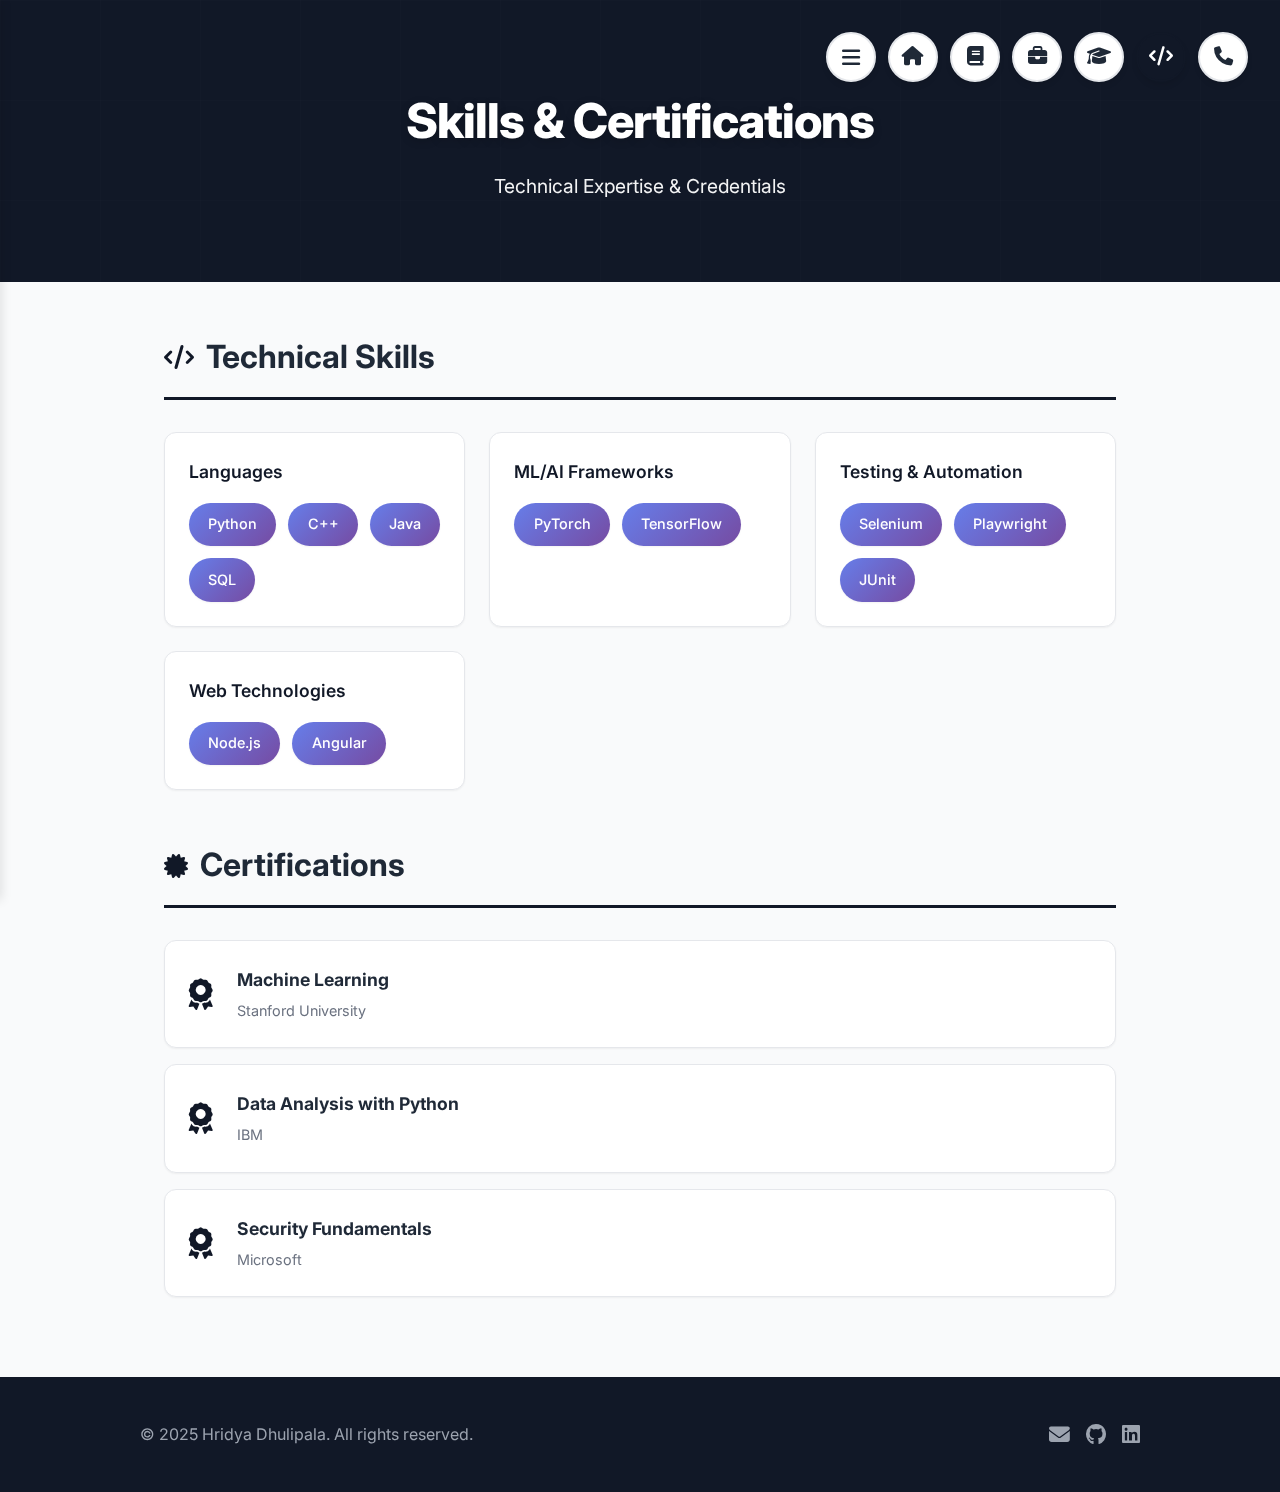
<file: skills.html>
<!DOCTYPE html>
<html lang="en">
<head>
  <meta charset="UTF-8">
  <title>Skills | Hridya Dhulipala</title>
  <meta name="viewport" content="width=device-width, initial-scale=1.0">
  <link rel="stylesheet" href="style.css">
  <link href="https://fonts.googleapis.com/css2?family=Inter:wght@300;400;500;600;700;800&display=swap" rel="stylesheet">
  <link rel="stylesheet" href="https://cdnjs.cloudflare.com/ajax/libs/font-awesome/6.4.0/css/all.min.css">
</head>

<body>

<div class="layout-container">
  <div class="top-nav-buttons">
    <div class="menu-toggle" aria-label="Toggle Menu">
      <i class="fas fa-bars"></i>
    </div>
    <a href="index.html" class="nav-icon-btn" aria-label="Home" title="Home">
      <i class="fas fa-home"></i>
    </a>
    <a href="publications.html" class="nav-icon-btn" aria-label="Publications" title="Publications">
      <i class="fas fa-book"></i>
    </a>
    <a href="experience.html" class="nav-icon-btn" aria-label="Experience" title="Experience">
      <i class="fas fa-briefcase"></i>
    </a>
    <a href="education.html" class="nav-icon-btn" aria-label="Education" title="Education">
      <i class="fas fa-graduation-cap"></i>
    </a>
    <a href="skills.html" class="nav-icon-btn active-nav" aria-label="Skills" title="Skills">
      <i class="fas fa-code"></i>
    </a>
    <a href="contact.html" class="nav-icon-btn" aria-label="Contact" title="Contact">
      <i class="fas fa-phone"></i>
    </a>
  </div>
  <nav class="sidebar">
    <a href="index.html" class="sidebar-logo">Hridya Dhulipala</a>
    <ul class="sidebar-menu">
      <li><a href="index.html" class="sidebar-link">About</a></li>
      <li><a href="publications.html" class="sidebar-link">Publications</a></li>
      <li><a href="experience.html" class="sidebar-link">Experience</a></li>
      <li><a href="education.html" class="sidebar-link">Education</a></li>
      <li><a href="skills.html" class="sidebar-link active">Skills</a></li>
      <li><a href="contact.html" class="sidebar-link">Contact</a></li>
    </ul>
  </nav>

  <main class="main-content">
    <header>
  <div class="header-content">
    <div class="profile-section">
      <h1>Skills & Certifications</h1>
      <p class="subtitle">Technical Expertise & Credentials</p>
    </div>
  </div>
</header>

    <section>
  <h2><i class="fas fa-code"></i> Technical Skills</h2>
  <div class="skills-grid">
    <div class="skill-category">
      <h4>Languages</h4>
      <ul class="tags">
        <li>Python</li>
        <li>C++</li>
        <li>Java</li>
        <li>SQL</li>
      </ul>
    </div>
    <div class="skill-category">
      <h4>ML/AI Frameworks</h4>
      <ul class="tags">
        <li>PyTorch</li>
        <li>TensorFlow</li>
      </ul>
    </div>
    <div class="skill-category">
      <h4>Testing & Automation</h4>
      <ul class="tags">
        <li>Selenium</li>
        <li>Playwright</li>
        <li>JUnit</li>
      </ul>
    </div>
    <div class="skill-category">
      <h4>Web Technologies</h4>
      <ul class="tags">
        <li>Node.js</li>
        <li>Angular</li>
      </ul>
    </div>
  </div>
</section>

<section>
  <h2><i class="fas fa-certificate"></i> Certifications</h2>
  <div class="certifications">
    <div class="cert-item">
      <i class="fas fa-award"></i>
      <div>
        <h4>Machine Learning</h4>
        <p>Stanford University</p>
      </div>
    </div>
    <div class="cert-item">
      <i class="fas fa-award"></i>
      <div>
        <h4>Data Analysis with Python</h4>
        <p>IBM</p>
      </div>
    </div>
    <div class="cert-item">
      <i class="fas fa-award"></i>
      <div>
        <h4>Security Fundamentals</h4>
        <p>Microsoft</p>
      </div>
    </div>
  </div>
</section>

    <footer>
  <div class="footer-content">
    <p>&copy; 2025 Hridya Dhulipala. All rights reserved.</p>
    <div class="footer-links">
      <a href="mailto:hridya.dhulipala@utdallas.edu" aria-label="Email">
        <i class="fas fa-envelope"></i>
      </a>
      <a href="https://github.com/yourusername" aria-label="GitHub" target="_blank" rel="noopener">
        <i class="fab fa-github"></i>
      </a>
      <a href="https://linkedin.com/in/yourprofile" aria-label="LinkedIn" target="_blank" rel="noopener">
        <i class="fab fa-linkedin"></i>
      </a>
    </div>
  </div>
</footer>

  </main>
</div>

<script>
  // Set active link based on current page
  const currentPage = window.location.pathname.split('/').pop() || 'index.html';
  document.querySelectorAll('.sidebar-link').forEach(link => {
    if (link.getAttribute('href') === currentPage) {
      link.classList.add('active');
    } else {
      link.classList.remove('active');
    }
  });

  // Handle sidebar hover behavior
  const menuToggle = document.querySelector('.menu-toggle');
  const sidebar = document.querySelector('.sidebar');
  const mainContent = document.querySelector('.main-content');

  let sidebarTimeout;

  function showSidebar() {
    clearTimeout(sidebarTimeout);
    sidebar.style.transform = 'translateX(0)';
    mainContent.style.marginLeft = '280px';
  }

  function hideSidebar() {
    sidebarTimeout = setTimeout(() => {
      sidebar.style.transform = 'translateX(-100%)';
      mainContent.style.marginLeft = '0';
    }, 300);
  }

  menuToggle.addEventListener('mouseenter', showSidebar);
  sidebar.addEventListener('mouseenter', showSidebar);
  sidebar.addEventListener('mouseleave', hideSidebar);
  menuToggle.addEventListener('mouseleave', () => {
    // Only hide if not hovering over sidebar
    if (!sidebar.matches(':hover')) {
      hideSidebar();
    }
  });

</script>

</body>
</html>
</file>
<file: style.css>
:root {
  --primary-color: #111827;
  --primary-dark: #111827;
  --secondary-color: #111827;
  --accent-color: #ec4899;
  --text-primary: #1f2937;
  --text-secondary: #6b7280;
  --bg-primary: #ffffff;
  --bg-secondary: #f9fafb;
  --bg-dark: #111827;
  --border-color: #e5e7eb;
  --shadow-sm: 0 1px 2px 0 rgba(0, 0, 0, 0.05);
  --shadow-md: 0 4px 6px -1px rgba(0, 0, 0, 0.1);
  --shadow-lg: 0 10px 15px -3px rgba(0, 0, 0, 0.1);
  --shadow-xl: 0 20px 25px -5px rgba(0, 0, 0, 0.1);
}

* {
  margin: 0;
  padding: 0;
  box-sizing: border-box;
}

html {
  scroll-behavior: smooth;
}

body {
  font-family: 'Inter', -apple-system, BlinkMacSystemFont, 'Segoe UI', sans-serif;
  margin: 0;
  background: #f9fafb;
  color: var(--text-primary);
  line-height: 1.7;
  font-size: 16px;
  overflow-x: hidden;
}

/* Layout Container */
.layout-container {
  display: flex;
  min-height: 100vh;
  position: relative;
}

/* Main Content */
.main-content {
  position: relative;
}

/* Top Navigation Buttons Container */
.top-nav-buttons {
  position: fixed;
  right: 2rem;
  top: 2rem;
  display: flex;
  flex-direction: row;
  gap: 0.75rem;
  z-index: 101;
  align-items: center;
  flex-wrap: nowrap;
}

.top-nav-buttons > * {
  flex-shrink: 0;
}

/* Menu Icon Button */
.menu-toggle {
  width: 50px;
  height: 50px;
  background: var(--bg-primary);
  border: 2px solid var(--border-color);
  border-radius: 50%;
  display: flex;
  align-items: center;
  justify-content: center;
  cursor: pointer;
  box-shadow: var(--shadow-md);
  transition: all 0.3s ease;
}

.menu-toggle:hover {
  background: var(--primary-color);
  border-color: var(--primary-color);
  transform: scale(1.1);
  box-shadow: var(--shadow-lg);
}

.menu-toggle i {
  font-size: 1.3rem;
  color: var(--text-primary);
  transition: color 0.3s ease;
}

.menu-toggle:hover i {
  color: white;
}

/* Navigation Icon Buttons */
.nav-icon-btn {
  width: 50px;
  height: 50px;
  background: var(--bg-primary);
  border: 2px solid var(--border-color);
  border-radius: 50%;
  display: flex;
  align-items: center;
  justify-content: center;
  cursor: pointer;
  box-shadow: var(--shadow-md);
  transition: all 0.3s ease;
  text-decoration: none;
  color: var(--text-primary);
}

.nav-icon-btn:hover {
  background: var(--primary-color);
  border-color: var(--primary-color);
  transform: scale(1.1);
  box-shadow: var(--shadow-lg);
  color: white;
}

.nav-icon-btn i {
  font-size: 1.2rem;
  transition: color 0.3s ease;
}

.nav-icon-btn.active-nav {
  background: var(--primary-color);
  border-color: var(--primary-color);
  color: white;
}

.nav-icon-btn.active-nav:hover {
  background: var(--primary-dark);
  border-color: var(--primary-dark);
}

/* Sidebar Navigation */
.sidebar {
  width: 280px;
  background: var(--bg-primary);
  padding: 2rem 1.5rem;
  border-right: 1px solid var(--border-color);
  position: fixed;
  height: 100vh;
  overflow-y: auto;
  z-index: 100;
  transform: translateX(-100%);
  transition: transform 0.3s ease;
  box-shadow: 2px 0 10px rgba(0, 0, 0, 0.1);
  left: 0;
  top: 0;
}

/* Sidebar visibility controlled by JavaScript */

.sidebar-logo {
  font-size: 1.4rem;
  font-weight: 700;
  color: var(--primary-color);
  text-decoration: none;
  display: block;
  margin-bottom: 3rem;
  transition: color 0.3s ease;
}

.sidebar-logo:hover {
  color: var(--primary-dark);
}

.sidebar-menu {
  list-style: none;
  padding: 0;
  margin: 0;
}

.sidebar-menu li {
  margin-bottom: 0.5rem;
}

.sidebar-link {
  display: block;
  color: var(--text-secondary);
  text-decoration: none;
  font-weight: 500;
  font-size: 1rem;
  padding: 0.75rem 1rem;
  border-radius: 8px;
  transition: all 0.3s ease;
  position: relative;
}

.sidebar-link:hover {
  color: var(--primary-color);
  background: rgba(99, 102, 241, 0.1);
}

.sidebar-link.active {
  color: var(--primary-color);
  background: rgba(17, 24, 39, 0.15);
  font-weight: 600;
}

.sidebar-link.active::before {
  content: '';
  position: absolute;
  left: 0;
  top: 50%;
  transform: translateY(-50%);
  width: 3px;
  height: 60%;
  background: var(--primary-color);
  border-radius: 0 2px 2px 0;
}

/* Main Content */
.main-content {
  flex: 1;
  margin-left: 0;
  min-height: 100vh;
  transition: margin-left 0.3s ease;
  backface-visibility: hidden;
  -webkit-backface-visibility: hidden;
  transform: translateZ(0);
  will-change: transform;
}

/* Main content shift controlled by JavaScript */

/* Header Styles */
header {
  background: var(--bg-dark);
  color: white;
  padding: 5rem 2rem;
  text-align: center;
  position: relative;
  overflow: hidden;
}

header::before {
  content: '';
  position: absolute;
  top: 0;
  left: 0;
  right: 0;
  bottom: 0;
  background: url('data:image/svg+xml,<svg width="100" height="100" xmlns="http://www.w3.org/2000/svg"><defs><pattern id="grid" width="100" height="100" patternUnits="userSpaceOnUse"><path d="M 100 0 L 0 0 0 100" fill="none" stroke="rgba(255,255,255,0.05)" stroke-width="1"/></pattern></defs><rect width="100" height="100" fill="url(%23grid)"/></svg>');
  opacity: 0.3;
}

.header-content {
  position: relative;
  z-index: 1;
  max-width: 1200px;
  margin: 0 auto;
}

.profile-section h1 {
  margin: 0;
  font-size: 3rem;
  font-weight: 800;
  letter-spacing: -0.02em;
  margin-bottom: 0.5rem;
  text-shadow: 0 2px 10px rgba(0, 0, 0, 0.2);
}

.subtitle {
  margin-top: 0.5rem;
  font-weight: 400;
  font-size: 1.2rem;
  opacity: 0.95;
}

.focus {
  margin-top: 0.5rem;
  font-weight: 300;
  font-size: 1rem;
  opacity: 0.9;
  font-style: italic;
}

.links {
  display: flex;
  gap: 1rem;
  justify-content: center;
  flex-wrap: wrap;
  margin-top: 2rem;
}

.link-btn {
  display: inline-flex;
  align-items: center;
  gap: 0.5rem;
  padding: 0.75rem 1.5rem;
  background: rgba(255, 255, 255, 0.15);
  backdrop-filter: blur(10px);
  color: white;
  text-decoration: none;
  border-radius: 50px;
  font-weight: 500;
  transition: all 0.3s ease;
  border: 1px solid rgba(255, 255, 255, 0.2);
}

.link-btn:hover {
  background: rgba(255, 255, 255, 0.25);
  transform: translateY(-2px);
  box-shadow: 0 8px 20px rgba(0, 0, 0, 0.2);
}

.link-btn.primary {
  background: white;
  color: var(--primary-color);
  font-weight: 600;
}

.link-btn.primary:hover {
  background: #f3f4f6;
  transform: translateY(-2px);
  box-shadow: 0 8px 20px rgba(0, 0, 0, 0.3);
}

/* Section Styles */
section {
  max-width: 1000px;
  margin: 3rem auto;
  padding: 0 1.5rem;
}

section h2 {
  display: flex;
  align-items: center;
  gap: 0.75rem;
  font-size: 2rem;
  font-weight: 700;
  margin-bottom: 2rem;
  color: var(--text-primary);
  border-bottom: 3px solid var(--primary-color);
  padding-bottom: 0.75rem;
}

section h2 i {
  color: var(--primary-color);
  font-size: 1.5rem;
}

/* Content Box */
.content-box {
  background: var(--bg-primary);
  padding: 2rem;
  border-radius: 16px;
  box-shadow: var(--shadow-md);
  border: 1px solid var(--border-color);
  transition: transform 0.2s ease, box-shadow 0.2s ease;
}

.content-box:hover {
  transform: translateY(-2px);
  box-shadow: var(--shadow-lg);
}

/* About Section with Profile Image */
.about-content-wrapper {
  display: flex;
  gap: 2rem;
  align-items: flex-start;
  margin-top: 1rem;
}

.profile-image-container {
  flex-shrink: 0;
}

.profile-image {
  width: 150px;
  height: 150px;
  border-radius: 50%;
  object-fit: cover;
  border: 4px solid var(--primary-color);
  box-shadow: var(--shadow-md);
  display: block;
}

.about-text-wrapper {
  flex: 1;
}

.about-text-wrapper p {
  margin: 0;
  line-height: 1.8;
  text-align: left;
}

.content-box h3 {
  color: var(--primary-color);
  margin-bottom: 0.5rem;
  font-size: 1.3rem;
}

/* Research Lab Section */
.lab-links {
  margin-top: 1rem;
}

.lab-tag-link {
  color: white;
  text-decoration: none;
  display: flex;
  align-items: center;
  gap: 0.5rem;
}

.lab-tag-link:hover {
  color: white;
  text-decoration: none;
}


/* Contact Page */
.contact-info {
  display: flex;
  flex-direction: column;
  gap: 1.5rem;
}

.contact-item {
  display: flex;
  gap: 1.5rem;
  background: var(--bg-primary);
  padding: 1.5rem;
  border-radius: 12px;
  box-shadow: var(--shadow-sm);
  border: 1px solid var(--border-color);
  transition: all 0.3s ease;
}

.contact-item:hover {
  transform: translateX(5px);
  box-shadow: var(--shadow-md);
  border-color: var(--primary-color);
}

.contact-icon {
  width: 50px;
  height: 50px;
  background: linear-gradient(135deg, var(--primary-color) 0%, var(--secondary-color) 100%);
  border-radius: 50%;
  display: flex;
  align-items: center;
  justify-content: center;
  flex-shrink: 0;
  color: white;
  font-size: 1.3rem;
}

.contact-details h3 {
  color: var(--text-primary);
  margin-bottom: 0.5rem;
  font-size: 1.1rem;
}

.contact-details p {
  color: var(--text-secondary);
  margin: 0.25rem 0;
}

.contact-details a {
  color: var(--primary-color);
  text-decoration: none;
  transition: color 0.3s ease;
}

.contact-details a:hover {
  color: var(--primary-dark);
  text-decoration: underline;
}

.institution {
  color: var(--text-secondary);
  font-weight: 500;
  margin: 0.25rem 0;
}

/* Timeline Styles */
.timeline {
  position: relative;
  padding-left: 2rem;
}

.timeline::before {
  content: '';
  position: absolute;
  left: 0.5rem;
  top: 0;
  bottom: 0;
  width: 2px;
  background: linear-gradient(to bottom, var(--primary-color), var(--secondary-color));
}

.timeline-item {
  position: relative;
  margin-bottom: 2.5rem;
  padding-left: 2rem;
}

.timeline-marker {
  position: absolute;
  left: -1.75rem;
  top: 0.25rem;
  width: 12px;
  height: 12px;
  border-radius: 50%;
  background: var(--primary-color);
  border: 3px solid var(--bg-primary);
  box-shadow: 0 0 0 3px var(--primary-color);
}

.timeline-content {
  background: var(--bg-primary);
  padding: 1.5rem;
  border-radius: 12px;
  box-shadow: var(--shadow-sm);
  border: 1px solid var(--border-color);
  transition: all 0.3s ease;
}

.timeline-content:hover {
  transform: translateX(5px);
  box-shadow: var(--shadow-md);
  border-color: var(--primary-color);
}

.timeline-content h3 {
  color: var(--primary-color);
  margin-bottom: 0.5rem;
  font-size: 1.2rem;
  font-weight: 600;
}

.degree {
  color: var(--text-primary);
  font-weight: 500;
  margin: 0.25rem 0;
  font-size: 1rem;
}

/* Tags */
.tags {
  display: flex;
  flex-wrap: wrap;
  gap: 0.75rem;
  list-style: none;
}

.tags li {
  display: flex;
  align-items: center;
  gap: 0.5rem;
  background: linear-gradient(135deg, #667eea 0%, #764ba2 100%);
  color: white;
  padding: 0.6rem 1.2rem;
  border-radius: 25px;
  font-size: 0.9rem;
  font-weight: 500;
  transition: all 0.3s ease;
  box-shadow: var(--shadow-sm);
}

.tags li:hover {
  transform: translateY(-2px) scale(1.05);
  box-shadow: var(--shadow-md);
}

.tags li i {
  font-size: 0.85rem;
}

/* Papers */
.papers {
  display: flex;
  flex-direction: column;
  gap: 1rem;
}

.paper-item {
  background: var(--bg-primary);
  padding: 1.5rem;
  border-radius: 12px;
  border-left: 4px solid var(--primary-color);
  box-shadow: var(--shadow-sm);
  transition: all 0.3s ease;
  position: relative;
}

.paper-item:hover {
  transform: translateX(5px);
  box-shadow: var(--shadow-md);
}

.paper-title-row {
  display: flex;
  justify-content: space-between;
  align-items: flex-start;
  gap: 1.5rem;
  flex-wrap: wrap;
}

.paper-title-row h3 {
  font-size: 1.1rem;
  color: var(--text-primary);
  margin: 0;
  font-weight: 600;
  flex: 1;
  min-width: 300px;
}

.paper-link {
  color: var(--text-primary);
  text-decoration: none;
  transition: color 0.3s ease;
  display: inline-block;
  position: relative;
}

.paper-link:hover {
  color: var(--primary-color);
}

.paper-link::after {
  content: '\f35d';
  font-family: 'Font Awesome 6 Free';
  font-weight: 900;
  font-size: 0.85rem;
  margin-left: 0.5rem;
  opacity: 0;
  transition: opacity 0.3s ease, transform 0.3s ease;
  transform: translateX(-5px);
  display: inline-block;
}

.paper-link:hover::after {
  opacity: 1;
  transform: translateX(0);
}

.paper-authors {
  font-size: 0.85rem;
  color: var(--text-secondary);
  margin-top: 0.5rem;
  margin-bottom: 0;
  font-style: italic;
  line-height: 1.5;
}

.paper-authors strong {
  font-weight: 700;
  color: var(--text-primary);
  font-style: normal;
}

.paper-item h3 {
  font-size: 1.1rem;
  color: var(--text-primary);
  margin-bottom: 0.5rem;
  font-weight: 600;
}

.paper-note {
  color: var(--text-secondary);
  font-size: 0.9rem;
  margin-top: 0.25rem;
  font-style: italic;
}

.paper-badge {
  display: inline-block;
  padding: 0.35rem 0.85rem;
  border-radius: 20px;
  font-size: 0.75rem;
  font-weight: 600;
  text-transform: uppercase;
  letter-spacing: 0.5px;
  white-space: nowrap;
  flex-shrink: 0;
}

.paper-badge.accepted {
  background: linear-gradient(135deg, #10b981 0%, #059669 100%);
  color: white;
}

.paper-badge.review {
  background: linear-gradient(135deg, #f59e0b 0%, #d97706 100%);
  color: white;
}

.paper-badge:not(.accepted):not(.review) {
  background: linear-gradient(135deg, #6b7280 0%, #4b5563 100%);
  color: white;
}

/* Cards */
.card {
  background: var(--bg-primary);
  padding: 2rem;
  border-radius: 16px;
  margin-top: 1.5rem;
  box-shadow: var(--shadow-md);
  border: 1px solid var(--border-color);
  transition: all 0.3s ease;
}

.card:hover:not(.expandable-card) {
  transform: translateY(-4px);
  box-shadow: var(--shadow-xl);
  border-color: var(--primary-color);
}

.expandable-card:hover {
  box-shadow: var(--shadow-lg);
  border-color: var(--primary-color);
}

.card-header {
  display: flex;
  justify-content: space-between;
  align-items: flex-start;
  margin-bottom: 1.5rem;
  flex-wrap: wrap;
  gap: 1rem;
}

/* Expandable Cards */
.expandable-card {
  padding: 0;
  overflow: hidden;
}

.expandable-card .card-header {
  padding: 2rem;
  margin-bottom: 0;
  cursor: pointer;
  user-select: none;
}

.expandable-card .card-header:hover {
  background: rgba(17, 24, 39, 0.02);
}

.expandable-card .card-content {
  max-height: 0;
  overflow: hidden;
  transition: max-height 0.4s ease, padding 0.4s ease, opacity 0.3s ease;
  padding: 0;
  opacity: 0;
  visibility: hidden;
}

.expandable-card.expanded .card-content {
  max-height: 1000px;
  padding: 0 2rem 2rem 2rem;
  opacity: 1;
  visibility: visible;
}

.expand-icon {
  transition: transform 0.3s ease;
  color: var(--text-secondary);
  font-size: 0.9rem;
}

.expandable-card.expanded .expand-icon {
  transform: rotate(180deg);
  color: var(--primary-color);
}

.card-header h3 {
  color: var(--text-primary);
  font-size: 1.3rem;
  margin-bottom: 0.25rem;
}

.company {
  color: var(--primary-color);
  font-weight: 600;
  font-size: 1rem;
}

.date-badge {
  background: linear-gradient(135deg, var(--primary-color) 0%, var(--secondary-color) 100%);
  color: white;
  padding: 0.5rem 1rem;
  border-radius: 20px;
  font-size: 0.85rem;
  font-weight: 500;
  white-space: nowrap;
}

.card-list {
  list-style: none;
  padding: 0;
}

.card-list li {
  display: flex;
  align-items: flex-start;
  gap: 0.75rem;
  margin-bottom: 0.75rem;
  color: var(--text-secondary);
  line-height: 1.6;
}

.card-list li:last-child {
  margin-bottom: 0;
}

.card-list li i {
  color: var(--primary-color);
  margin-top: 0.25rem;
  flex-shrink: 0;
}

/* Skills Grid */
.skills-grid {
  display: grid;
  grid-template-columns: repeat(auto-fit, minmax(250px, 1fr));
  gap: 1.5rem;
}

.skill-category {
  background: var(--bg-primary);
  padding: 1.5rem;
  border-radius: 12px;
  box-shadow: var(--shadow-sm);
  border: 1px solid var(--border-color);
  transition: all 0.3s ease;
}

.skill-category:hover {
  transform: translateY(-3px);
  box-shadow: var(--shadow-md);
  border-color: var(--primary-color);
}

.skill-category h4 {
  color: var(--primary-color);
  margin-bottom: 1rem;
  font-size: 1.1rem;
  font-weight: 600;
}

/* Certifications */
.certifications {
  display: flex;
  flex-direction: column;
  gap: 1rem;
}

.cert-item {
  display: flex;
  align-items: center;
  gap: 1.5rem;
  background: var(--bg-primary);
  padding: 1.5rem;
  border-radius: 12px;
  box-shadow: var(--shadow-sm);
  border: 1px solid var(--border-color);
  transition: all 0.3s ease;
}

.cert-item:hover {
  transform: translateX(5px);
  box-shadow: var(--shadow-md);
  border-color: var(--primary-color);
}

.cert-item i {
  font-size: 2rem;
  color: var(--primary-color);
  flex-shrink: 0;
}

.cert-item h4 {
  color: var(--text-primary);
  margin-bottom: 0.25rem;
  font-size: 1.1rem;
}

.cert-item p {
  color: var(--text-secondary);
  margin: 0;
  font-size: 0.9rem;
}

/* Footer */
footer {
  background: var(--bg-dark);
  color: #9ca3af;
  margin-top: 5rem;
  padding: 2.5rem 1.5rem;
}

.footer-content {
  max-width: 1000px;
  margin: 0 auto;
  display: flex;
  justify-content: space-between;
  align-items: center;
  flex-wrap: wrap;
  gap: 1rem;
}

.footer-links {
  display: flex;
  gap: 1rem;
}

.footer-links a {
  color: #9ca3af;
  font-size: 1.3rem;
  transition: all 0.3s ease;
}

.footer-links a:hover {
  color: white;
  transform: translateY(-3px);
}

/* Responsive Design */
@media (max-width: 768px) {
  .top-nav-buttons {
    right: 1rem;
    top: 1rem;
    gap: 0.5rem;
    flex-wrap: wrap;
  }

  .menu-toggle {
    width: 45px;
    height: 45px;
  }

  .nav-icon-btn {
    width: 45px;
    height: 45px;
  }

  .nav-icon-btn i {
    font-size: 1rem;
  }

  .menu-toggle i {
    font-size: 1.1rem;
  }

  .about-content-wrapper {
    flex-direction: column;
    align-items: flex-start;
    gap: 1.5rem;
  }

  .profile-image {
    width: 120px;
    height: 120px;
  }

  .about-text-wrapper {
    width: 100%;
  }

  .layout-container {
    flex-direction: column;
  }

  .sidebar {
    width: 100%;
    height: auto;
    position: relative;
    padding: 1rem;
    border-right: none;
    border-bottom: 1px solid var(--border-color);
    transform: translateX(0);
    box-shadow: none;
  }

  .sidebar-logo {
    margin-bottom: 1rem;
    font-size: 1.2rem;
  }

  .sidebar-menu {
    display: flex;
    gap: 0.5rem;
    overflow-x: auto;
    flex-wrap: nowrap;
  }

  .sidebar-menu li {
    margin-bottom: 0;
    flex-shrink: 0;
  }

  .sidebar-link {
    white-space: nowrap;
    padding: 0.5rem 1rem;
    font-size: 0.9rem;
  }

  .sidebar-link.active::before {
    display: none;
  }

  .main-content {
    margin-left: 0 !important;
  }

  .profile-section h1 {
    font-size: 2rem;
  }

  .subtitle {
    font-size: 1rem;
  }

  .links {
    flex-direction: column;
    align-items: stretch;
  }

  .link-btn {
    justify-content: center;
  }

  section h2 {
    font-size: 1.5rem;
  }

  .card-header {
    flex-direction: column;
  }

  .date-badge {
    align-self: flex-start;
  }

  .skills-grid {
    grid-template-columns: 1fr;
  }

  .footer-content {
    flex-direction: column;
    text-align: center;
  }

  .timeline {
    padding-left: 1.5rem;
  }

  .timeline-item {
    padding-left: 1.5rem;
  }

  .paper-title-row {
    flex-direction: column;
    gap: 0.75rem;
  }

  .paper-title-row h3 {
    min-width: auto;
  }
}

@media (max-width: 480px) {
  header {
    padding: 2.5rem 1rem;
  }

  .profile-section h1 {
    font-size: 1.75rem;
  }

  section {
    padding: 0 1rem;
  }
}

/* Smooth Animations */
@keyframes fadeInUp {
  from {
    opacity: 0;
    transform: translateY(20px);
  }
  to {
    opacity: 1;
    transform: translateY(0);
  }
}

section {
  animation: fadeInUp 0.6s ease-out;
}

/* Selection Color */
::selection {
  background: var(--primary-color);
  color: white;
}

::-moz-selection {
  background: var(--primary-color);
  color: white;
}
</file>
